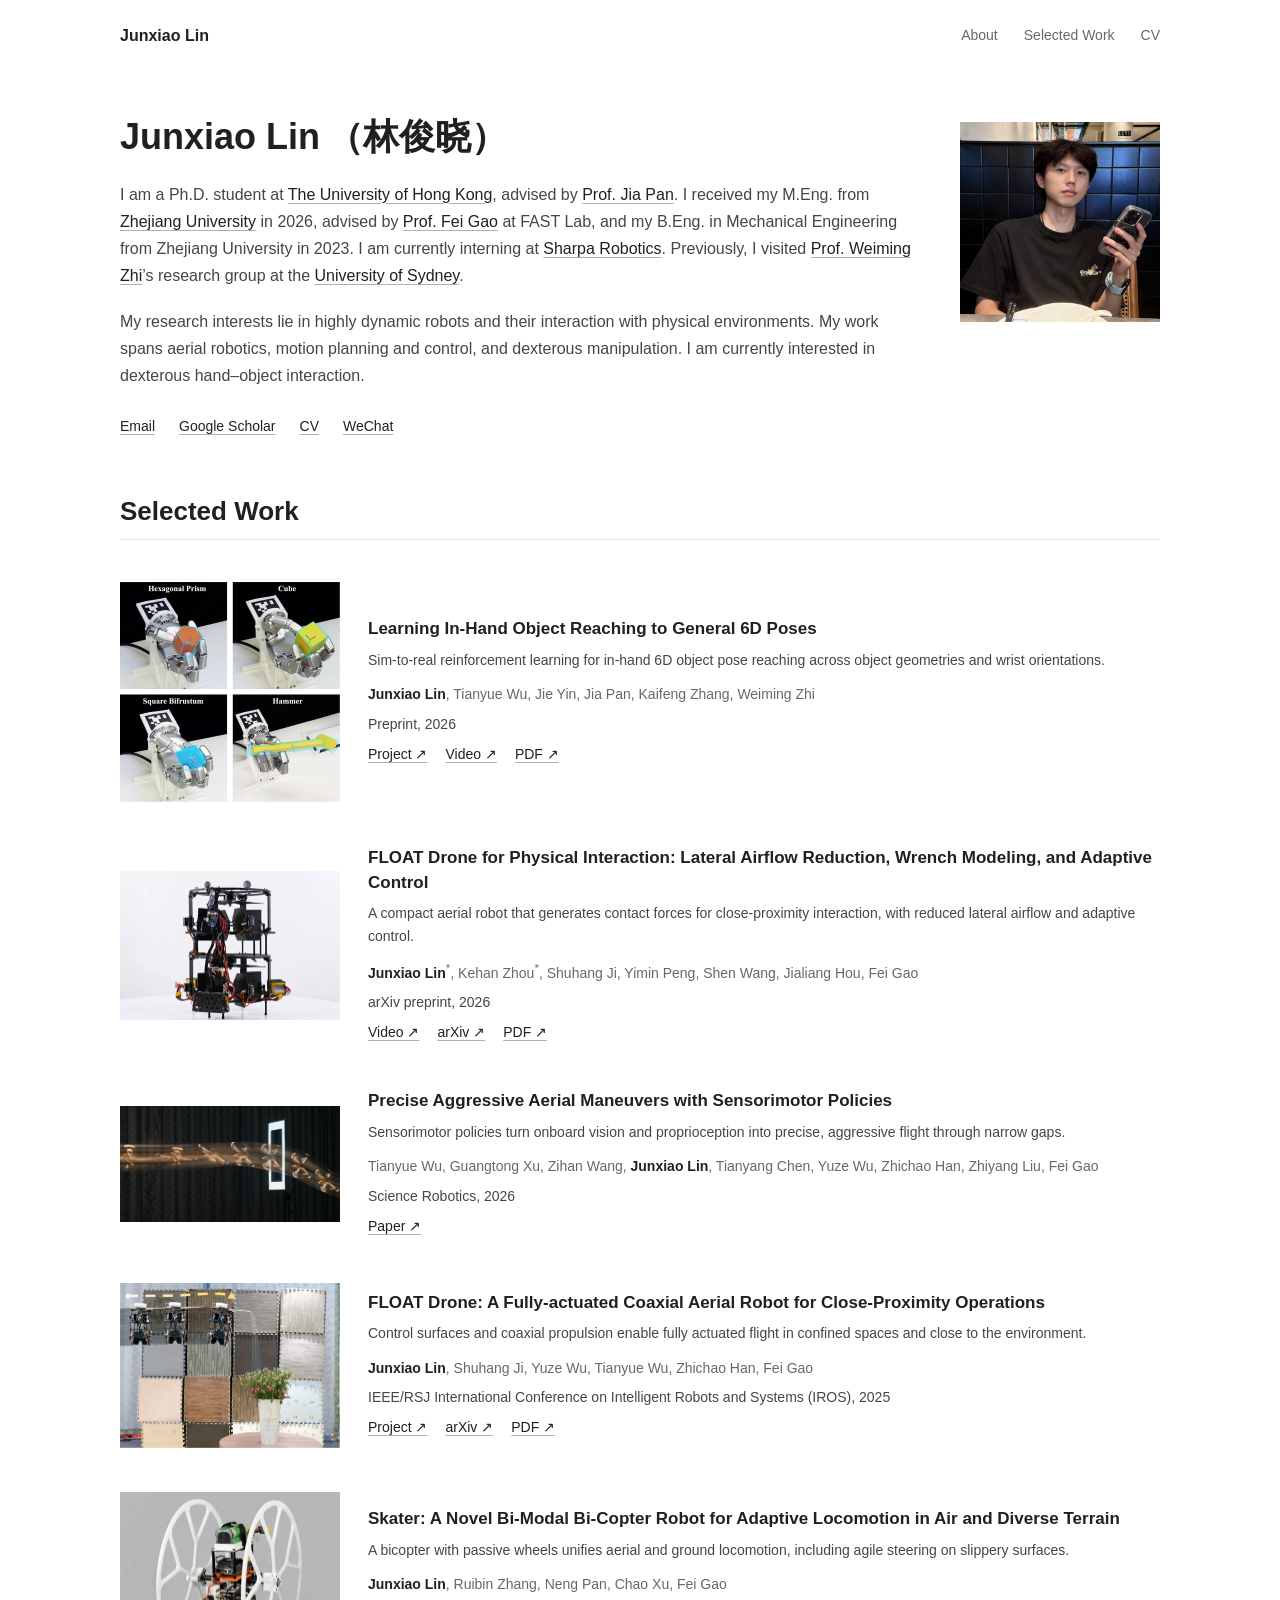
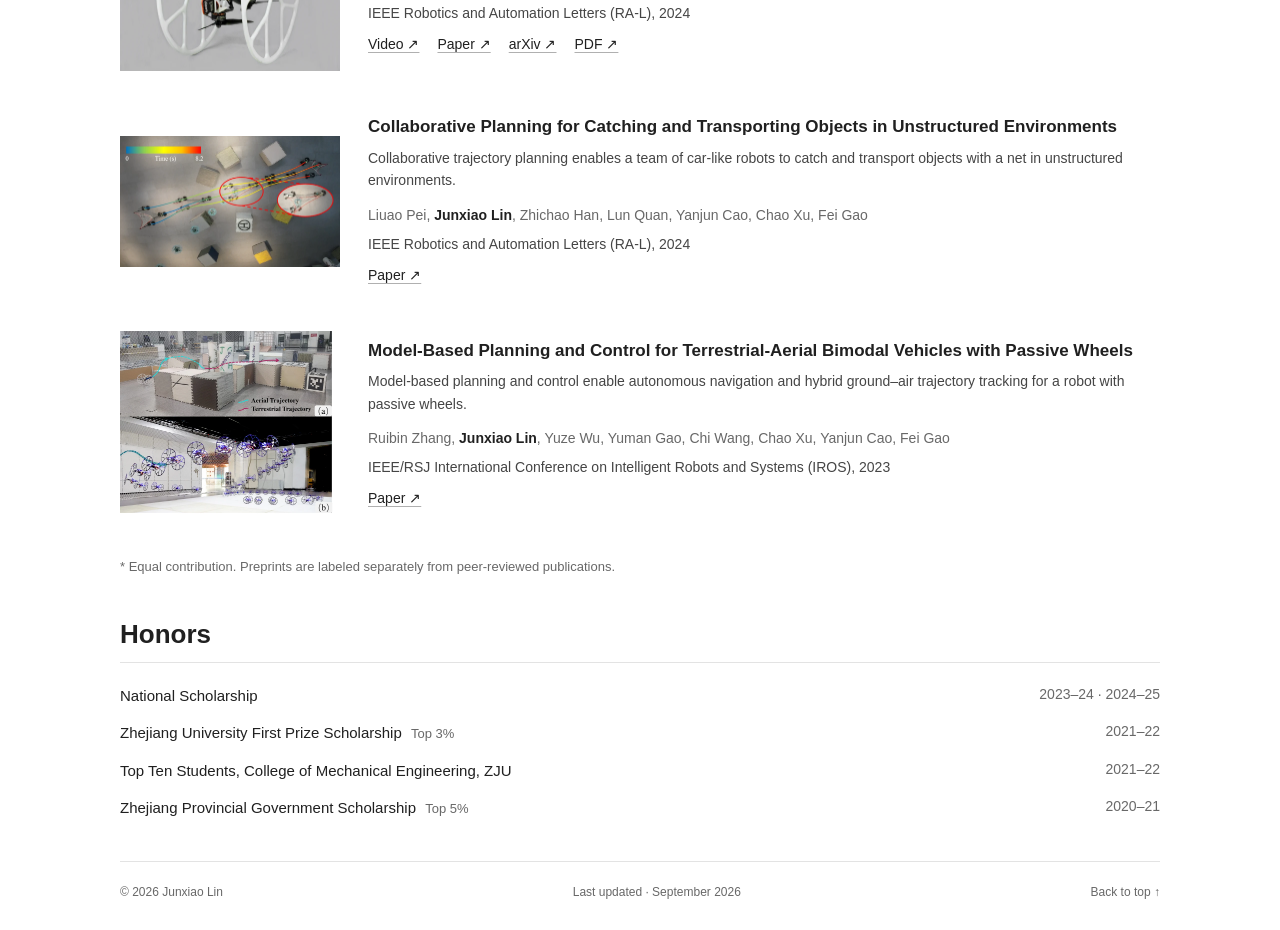
<file: index.html>
<!doctype html>
<html lang="en">
  <head>
    <meta charset="utf-8">
    <meta name="viewport" content="width=device-width, initial-scale=1">
    <meta name="description" content="Junxiao Lin — robotics research in highly dynamic motion, physical interaction, and dexterous manipulation.">
    <meta name="author" content="Junxiao Lin">
    <meta name="referrer" content="strict-origin-when-cross-origin">
    <meta property="og:title" content="Junxiao Lin | Robotics">
    <meta property="og:description" content="Robots that move dynamically and interact with the physical world.">
    <meta property="og:type" content="website">
    <meta property="og:url" content="https://junxiaolin.github.io/">
    <link rel="canonical" href="https://junxiaolin.github.io/">
    <title>Junxiao Lin | Robotics</title>
    <link rel="icon" href="assets/favicon.svg" type="image/svg+xml">
    <link rel="stylesheet" href="styles.css">
  </head>
  <body id="top">
    <a class="skip-link" href="#main">Skip to content</a>
    <header class="site-header">
      <a class="wordmark" href="#top">Junxiao Lin</a>
      <nav aria-label="Main navigation">
        <a href="#about">About</a>
        <a href="#publications">Selected Work</a>
        <a href="cv.html">CV</a>
      </nav>
    </header>

    <main id="main">
      <section id="about" class="intro" aria-labelledby="name">
        <div class="intro-copy">
          <h1 id="name" class="profile-name"><span>Junxiao Lin</span> <span lang="zh-Hans">（林俊晓）</span></h1>
          <div class="bio">
            <p>I am a Ph.D. student at <a href="https://www.hku.hk/">The University of Hong Kong</a>, advised by <a href="https://www.ai.hku.hk/people/academic-staff/jpan">Prof. Jia Pan</a>. I received my M.Eng. from <a href="https://www.zju.edu.cn/english/">Zhejiang University</a> in 2026, advised by <a href="https://feigao-robotics.com/">Prof. Fei Gao</a> at FAST Lab, and my B.Eng. in Mechanical Engineering from Zhejiang University in 2023. I am currently interning at <a href="https://www.sharpa.com/">Sharpa Robotics</a>. Previously, I visited <a href="https://www.weimingzhi.com/">Prof. Weiming Zhi</a>’s research group at the <a href="https://www.sydney.edu.au/">University of Sydney</a>.</p>
            <p>My research interests lie in highly dynamic robots and their interaction with physical environments. My work spans aerial robotics, motion planning and control, and dexterous manipulation. I am currently interested in dexterous hand–object interaction.</p>
          </div>
          <div class="profile-links" aria-label="Contact and profiles">
            <a href="mailto:jxlin@zju.edu.cn">Email</a>
            <a href="https://scholar.google.com/citations?user=azPXbWcAAAAJ&amp;hl=en">Google Scholar</a>
            <a href="cv.html">CV</a>
            <a href="assets/images/wechat-qr.jpg" target="_blank" rel="noopener noreferrer">WeChat</a>
          </div>
        </div>
        <figure class="portrait">
          <img src="assets/images/portrait-202609.jpg" width="640" height="640" alt="Portrait of Junxiao Lin (林俊晓)" fetchpriority="high">
        </figure>
      </section>

      <section id="publications" class="section publications" aria-labelledby="publications-title">
        <h2 id="publications-title">Selected Work</h2>
        <div class="section-body">
          <div class="publication-list">
            <!-- PUBLICATIONS:START -->
            <article id="lin2026poise" class="publication">
              <a class="publication-visual" href="https://junxiaolin.github.io/poise-website/" aria-label="Read Learning In-Hand Object Reaching to General 6D Poses"><img src="assets/images/poise-fig6.webp" alt="POISE real-world in-hand 6D pose reaching with a hexagonal prism, cube, square bifrustum, and hammer" loading="lazy" decoding="async" width="880" height="880"></a>
              <div class="publication-copy">
                <h3><a href="https://junxiaolin.github.io/poise-website/">Learning In-Hand Object Reaching to General 6D Poses</a></h3>
                <p class="publication-description">Sim-to-real reinforcement learning for in-hand 6D object pose reaching across object geometries and wrist orientations.</p>
                <p class="publication-authors"><strong>Junxiao Lin</strong>, Tianyue Wu, Jie Yin, Jia Pan, Kaifeng Zhang, Weiming Zhi</p>
                <p class="publication-meta">Preprint, 2026</p>

                <div class="publication-links" aria-label="Links for Learning In-Hand Object Reaching to General 6D Poses"><a href="https://junxiaolin.github.io/poise-website/">Project ↗</a>
                  <a href="https://www.youtube.com/watch?v=PfWY5IXfj1Q">Video ↗</a>
                  <a href="https://junxiaolin.github.io/poise-website/assets/papers/poise.pdf">PDF ↗</a></div>
              </div>
            </article>
            <article id="lin2026floatinteraction" class="publication">
              <a class="publication-visual" href="https://arxiv.org/abs/2607.04260" aria-label="Read FLOAT Drone for Physical Interaction: Lateral Airflow Reduction, Wrench Modeling, and Adaptive Control"><img src="assets/images/float-interaction-fig7.webp" alt="Figure 7: the upgraded FLOAT Drone prototype with coaxial rotors and control surfaces" loading="lazy" decoding="async" width="880" height="599"></a>
              <div class="publication-copy">
                <h3><a href="https://arxiv.org/abs/2607.04260">FLOAT Drone for Physical Interaction: Lateral Airflow Reduction, Wrench Modeling, and Adaptive Control</a></h3>
                <p class="publication-description">A compact aerial robot that generates contact forces for close-proximity interaction, with reduced lateral airflow and adaptive control.</p>
                <p class="publication-authors"><strong>Junxiao Lin</strong><sup>*</sup>, Kehan Zhou<sup>*</sup>, Shuhang Ji, Yimin Peng, Shen Wang, Jialiang Hou, Fei Gao</p>
                <p class="publication-meta">arXiv preprint, 2026</p>

                <div class="publication-links" aria-label="Links for FLOAT Drone for Physical Interaction: Lateral Airflow Reduction, Wrench Modeling, and Adaptive Control"><a href="https://www.youtube.com/watch?v=swMlvtC50Xs">Video ↗</a>
                  <a href="https://arxiv.org/abs/2607.04260">arXiv ↗</a>
                  <a href="https://arxiv.org/pdf/2607.04260">PDF ↗</a></div>
              </div>
            </article>
            <article id="wu2026precise" class="publication">
              <a class="publication-visual" href="https://doi.org/10.1126/scirobotics.aeb0180" aria-label="Read Precise Aggressive Aerial Maneuvers with Sensorimotor Policies"><img src="assets/images/aerial.webp" alt="A quadrotor tilting to fly through a narrow illuminated opening" loading="lazy" decoding="async" width="1100" height="577"></a>
              <div class="publication-copy">
                <h3><a href="https://doi.org/10.1126/scirobotics.aeb0180">Precise Aggressive Aerial Maneuvers with Sensorimotor Policies</a></h3>
                <p class="publication-description">Sensorimotor policies turn onboard vision and proprioception into precise, aggressive flight through narrow gaps.</p>
                <p class="publication-authors">Tianyue Wu, Guangtong Xu, Zihan Wang, <strong>Junxiao Lin</strong>, Tianyang Chen, Yuze Wu, Zhichao Han, Zhiyang Liu, Fei Gao</p>
                <p class="publication-meta">Science Robotics, 2026</p>

                <div class="publication-links" aria-label="Links for Precise Aggressive Aerial Maneuvers with Sensorimotor Policies"><a href="https://doi.org/10.1126/scirobotics.aeb0180">Paper ↗</a></div>
              </div>
            </article>
            <article id="lin2025float" class="publication">
              <a class="publication-visual" href="https://arxiv.org/abs/2503.00785" aria-label="Read FLOAT Drone: A Fully-actuated Coaxial Aerial Robot for Close-Proximity Operations"><img src="assets/images/float-iros-cover.webp" alt="FLOAT Drone flying laterally beside a wall and flowers in a close-proximity experiment" loading="lazy" decoding="async" width="880" height="661"></a>
              <div class="publication-copy">
                <h3><a href="https://arxiv.org/abs/2503.00785">FLOAT Drone: A Fully-actuated Coaxial Aerial Robot for Close-Proximity Operations</a></h3>
                <p class="publication-description">Control surfaces and coaxial propulsion enable fully actuated flight in confined spaces and close to the environment.</p>
                <p class="publication-authors"><strong>Junxiao Lin</strong>, Shuhang Ji, Yuze Wu, Tianyue Wu, Zhichao Han, Fei Gao</p>
                <p class="publication-meta">IEEE/RSJ International Conference on Intelligent Robots and Systems (IROS), 2025</p>

                <div class="publication-links" aria-label="Links for FLOAT Drone: A Fully-actuated Coaxial Aerial Robot for Close-Proximity Operations"><a href="https://junxiaolin.github.io/float-drone.github.io/">Project ↗</a>
                  <a href="https://arxiv.org/abs/2503.00785">arXiv ↗</a>
                  <a href="https://arxiv.org/pdf/2503.00785">PDF ↗</a></div>
              </div>
            </article>
            <article id="lin2024skater" class="publication">
              <a class="publication-visual" href="https://doi.org/10.1109/LRA.2024.3405391" aria-label="Read Skater: A Novel Bi-Modal Bi-Copter Robot for Adaptive Locomotion in Air and Diverse Terrain"><img src="assets/images/skater-fig2.webp" alt="Figure 2: the Skater bi-modal bi-copter prototype with two large passive wheels" loading="lazy" decoding="async" width="880" height="717"></a>
              <div class="publication-copy">
                <h3><a href="https://doi.org/10.1109/LRA.2024.3405391">Skater: A Novel Bi-Modal Bi-Copter Robot for Adaptive Locomotion in Air and Diverse Terrain</a></h3>
                <p class="publication-description">A bicopter with passive wheels unifies aerial and ground locomotion, including agile steering on slippery surfaces.</p>
                <p class="publication-authors"><strong>Junxiao Lin</strong>, Ruibin Zhang, Neng Pan, Chao Xu, Fei Gao</p>
                <p class="publication-meta">IEEE Robotics and Automation Letters (RA-L), 2024</p>

                <div class="publication-links" aria-label="Links for Skater: A Novel Bi-Modal Bi-Copter Robot for Adaptive Locomotion in Air and Diverse Terrain"><a href="https://www.youtube.com/watch?v=DBYpDXLj_EI">Video ↗</a>
                  <a href="https://doi.org/10.1109/LRA.2024.3405391">Paper ↗</a>
                  <a href="https://arxiv.org/abs/2403.01991">arXiv ↗</a>
                  <a href="https://arxiv.org/pdf/2403.01991">PDF ↗</a></div>
              </div>
            </article>
            <article id="pei2024collaborative" class="publication">
              <a class="publication-visual" href="https://doi.org/10.1109/LRA.2023.3335770" aria-label="Read Collaborative Planning for Catching and Transporting Objects in Unstructured Environments"><img src="assets/images/collaborative-fig1-top.webp" alt="Upper panel of Figure 1: a team of car-like robots collaboratively catching a falling drone with a net" loading="lazy" decoding="async" width="880" height="525"></a>
              <div class="publication-copy">
                <h3><a href="https://doi.org/10.1109/LRA.2023.3335770">Collaborative Planning for Catching and Transporting Objects in Unstructured Environments</a></h3>
                <p class="publication-description">Collaborative trajectory planning enables a team of car-like robots to catch and transport objects with a net in unstructured environments.</p>
                <p class="publication-authors">Liuao Pei, <strong>Junxiao Lin</strong>, Zhichao Han, Lun Quan, Yanjun Cao, Chao Xu, Fei Gao</p>
                <p class="publication-meta">IEEE Robotics and Automation Letters (RA-L), 2024</p>

                <div class="publication-links" aria-label="Links for Collaborative Planning for Catching and Transporting Objects in Unstructured Environments"><a href="https://doi.org/10.1109/LRA.2023.3335770">Paper ↗</a></div>
              </div>
            </article>
            <article id="zhang2023bimodal" class="publication">
              <a class="publication-visual" href="https://doi.org/10.1109/IROS55552.2023.10342188" aria-label="Read Model-Based Planning and Control for Terrestrial-Aerial Bimodal Vehicles with Passive Wheels"><img src="assets/images/bimodal-fig1.webp" alt="Figure 1: autonomous navigation among obstacles and terrestrial-aerial hybrid trajectory tracking with a passive-wheel vehicle" loading="lazy" decoding="async" width="880" height="746"></a>
              <div class="publication-copy">
                <h3><a href="https://doi.org/10.1109/IROS55552.2023.10342188">Model-Based Planning and Control for Terrestrial-Aerial Bimodal Vehicles with Passive Wheels</a></h3>
                <p class="publication-description">Model-based planning and control enable autonomous navigation and hybrid ground–air trajectory tracking for a robot with passive wheels.</p>
                <p class="publication-authors">Ruibin Zhang, <strong>Junxiao Lin</strong>, Yuze Wu, Yuman Gao, Chi Wang, Chao Xu, Yanjun Cao, Fei Gao</p>
                <p class="publication-meta">IEEE/RSJ International Conference on Intelligent Robots and Systems (IROS), 2023</p>

                <div class="publication-links" aria-label="Links for Model-Based Planning and Control for Terrestrial-Aerial Bimodal Vehicles with Passive Wheels"><a href="https://doi.org/10.1109/IROS55552.2023.10342188">Paper ↗</a></div>
              </div>
            </article>
            <!-- PUBLICATIONS:END -->
          </div>
          <p class="publication-footnote">* Equal contribution. Preprints are labeled separately from peer-reviewed publications.</p>
        </div>
      </section>

      <section id="honors" class="section" aria-labelledby="honors-title">
        <h2 id="honors-title">Honors</h2>
        <div class="section-body">
          <ul class="honors-list">
            <li><span>National Scholarship</span><span class="honor-year">2023–24 · 2024–25</span></li>
            <li><span>Zhejiang University First Prize Scholarship <small>Top 3%</small></span><span class="honor-year">2021–22</span></li>
            <li><span>Top Ten Students, College of Mechanical Engineering, ZJU</span><span class="honor-year">2021–22</span></li>
            <li><span>Zhejiang Provincial Government Scholarship <small>Top 5%</small></span><span class="honor-year">2020–21</span></li>
          </ul>
        </div>
      </section>
    </main>
    <footer><span>© 2026 Junxiao Lin</span><span>Last updated · September 2026</span><a href="#top">Back to top ↑</a></footer>
  </body>
</html>
</file>
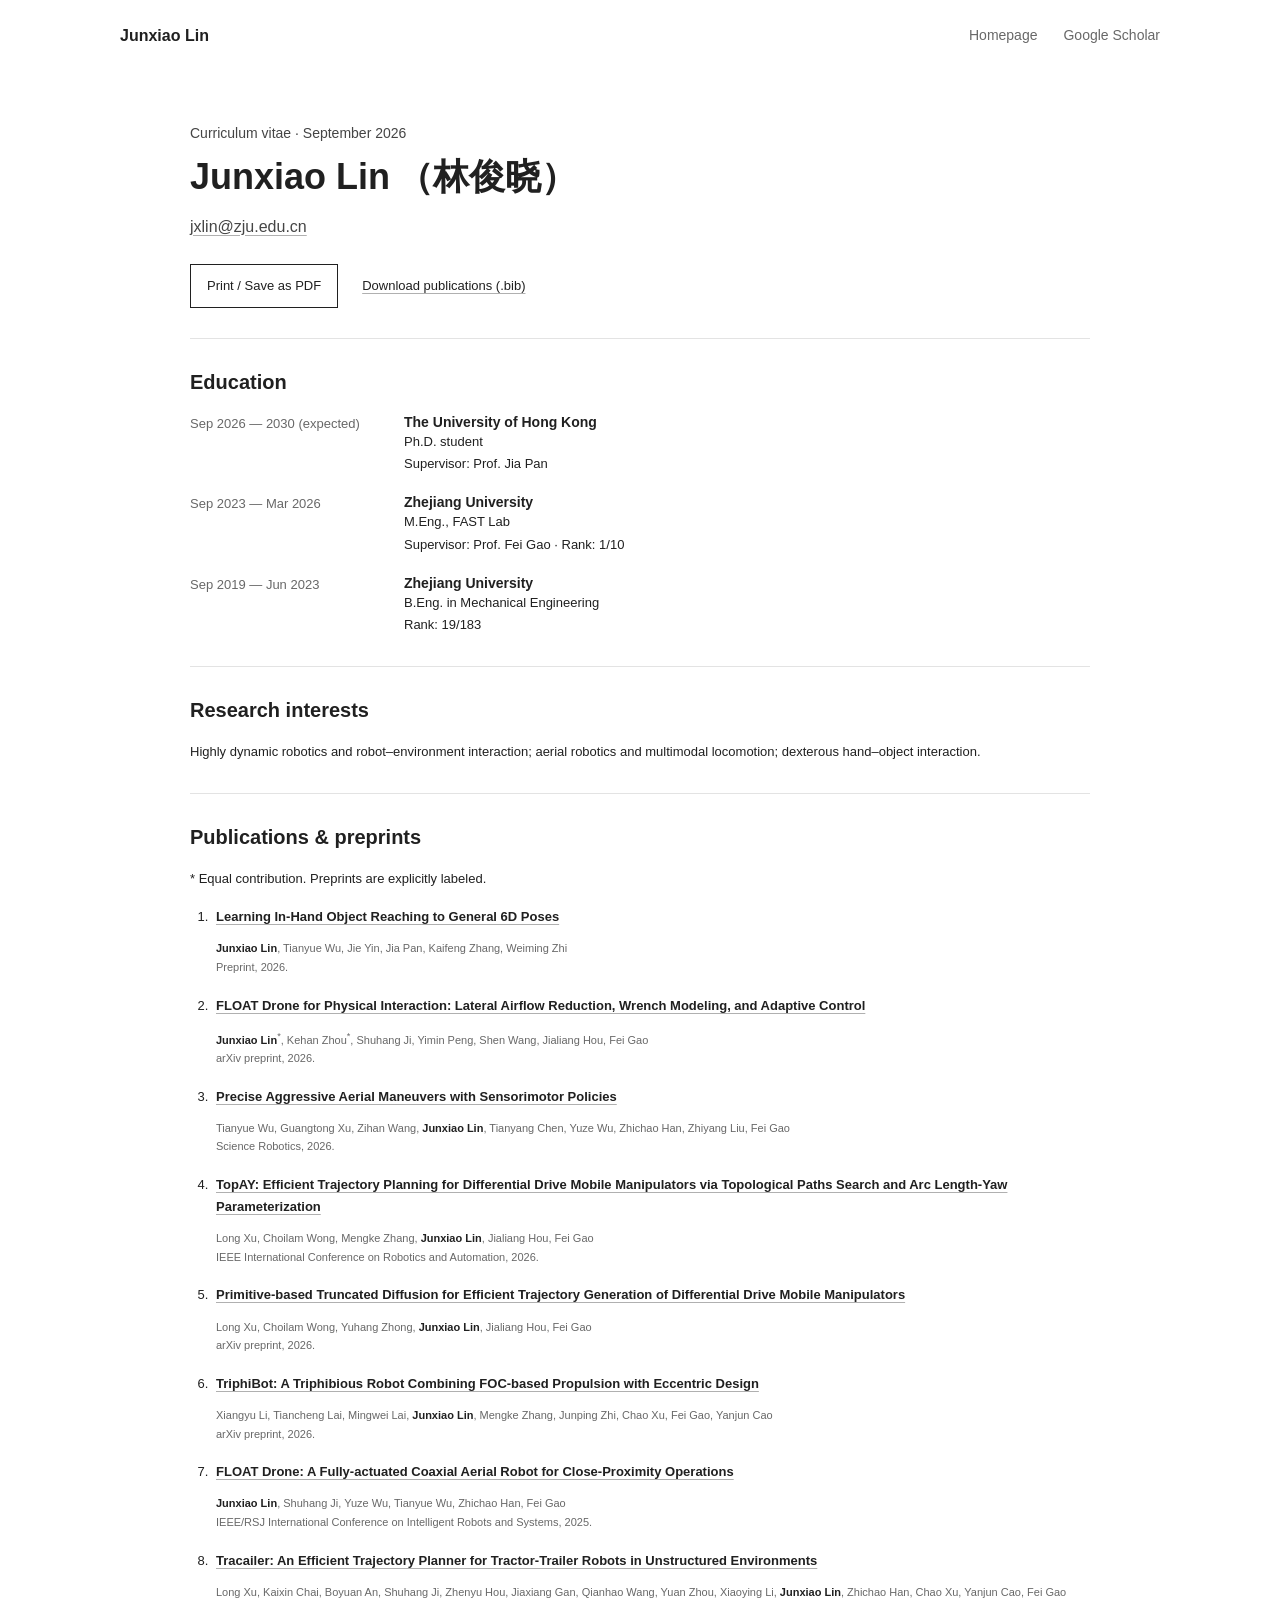
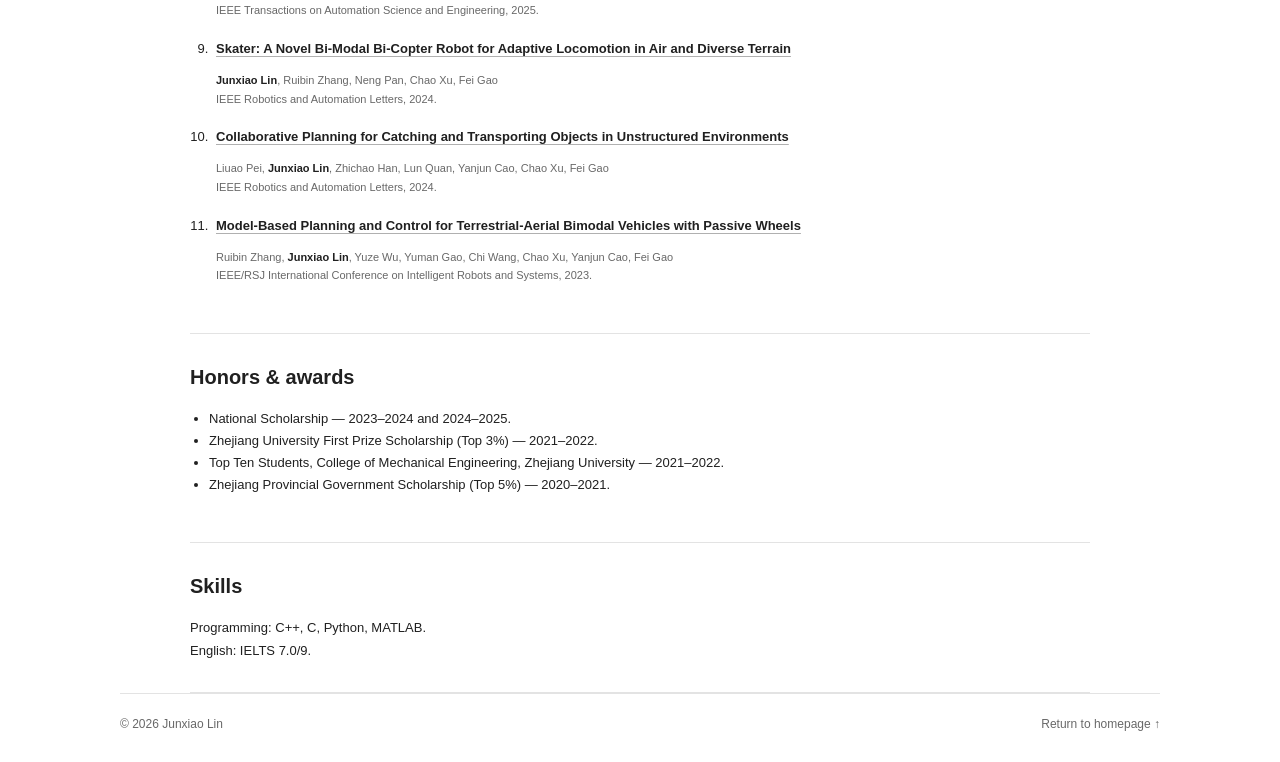
<file: cv.html>
<!doctype html>
<html lang="en">
  <head>
    <meta charset="utf-8">
    <meta name="viewport" content="width=device-width, initial-scale=1">
    <meta name="description" content="Junxiao Lin — curriculum vitae. Education, research, publications, and honors.">
    <title>Curriculum Vitae | Junxiao Lin</title>
    <link rel="canonical" href="https://junxiaolin.github.io/cv.html">
    <link rel="icon" href="assets/favicon.svg" type="image/svg+xml">
    <link rel="stylesheet" href="styles.css">
    <script src="main.js" defer></script>
  </head>
  <body class="cv-page">
    <a class="skip-link" href="#main">Skip to content</a>
    <header class="site-header"><a class="wordmark" href="./">Junxiao Lin</a><nav aria-label="Main navigation"><a href="./">Homepage</a><a href="https://scholar.google.com/citations?user=azPXbWcAAAAJ&amp;hl=en">Google Scholar</a></nav></header>
    <main id="main">
      <header class="cv-intro">
        <p class="cv-kicker">Curriculum vitae · September 2026</p>
        <h1 class="profile-name"><span>Junxiao Lin</span> <span lang="zh-Hans">（林俊晓）</span></h1>
        <p><a href="mailto:jxlin@zju.edu.cn">jxlin@zju.edu.cn</a></p>
        <div class="cv-actions"><button type="button" data-print>Print / Save as PDF</button><a href="assets/publications.bib" download>Download publications (.bib)</a></div>
      </header>
      <section class="cv-section" aria-labelledby="cv-education"><h2 id="cv-education">Education</h2>
        <div class="education-list">
          <article class="education-item"><p class="date">Sep 2026 — 2030 (expected)</p><div><h3>The University of Hong Kong</h3><p>Ph.D. student</p><p>Supervisor: Prof. Jia Pan</p></div></article>
          <article class="education-item"><p class="date">Sep 2023 — Mar 2026</p><div><h3>Zhejiang University</h3><p>M.Eng., FAST Lab</p><p>Supervisor: Prof. Fei Gao · Rank: 1/10</p></div></article>
          <article class="education-item"><p class="date">Sep 2019 — Jun 2023</p><div><h3>Zhejiang University</h3><p>B.Eng. in Mechanical Engineering</p><p>Rank: 19/183</p></div></article>
        </div>
      </section>
      <section class="cv-section" aria-labelledby="cv-research"><h2 id="cv-research">Research interests</h2><p>Highly dynamic robotics and robot–environment interaction; aerial robotics and multimodal locomotion; dexterous hand–object interaction.</p></section>
      <section class="cv-section" aria-labelledby="cv-publications"><h2 id="cv-publications">Publications &amp; preprints</h2>
        <p>* Equal contribution. Preprints are explicitly labeled.</p>
        <ol class="cv-publications">
          <!-- CV-PUBLICATIONS:START -->
          <li><strong><a href="https://junxiaolin.github.io/poise-website/">Learning In-Hand Object Reaching to General 6D Poses</a></strong><p class="publication-authors"><strong>Junxiao Lin</strong>, Tianyue Wu, Jie Yin, Jia Pan, Kaifeng Zhang, Weiming Zhi</p><p class="cv-venue">Preprint, 2026.</p></li>
          <li><strong><a href="https://arxiv.org/abs/2607.04260">FLOAT Drone for Physical Interaction: Lateral Airflow Reduction, Wrench Modeling, and Adaptive Control</a></strong><p class="publication-authors"><strong>Junxiao Lin</strong><sup>*</sup>, Kehan Zhou<sup>*</sup>, Shuhang Ji, Yimin Peng, Shen Wang, Jialiang Hou, Fei Gao</p><p class="cv-venue">arXiv preprint, 2026.</p></li>
          <li><strong><a href="https://doi.org/10.1126/scirobotics.aeb0180">Precise Aggressive Aerial Maneuvers with Sensorimotor Policies</a></strong><p class="publication-authors">Tianyue Wu, Guangtong Xu, Zihan Wang, <strong>Junxiao Lin</strong>, Tianyang Chen, Yuze Wu, Zhichao Han, Zhiyang Liu, Fei Gao</p><p class="cv-venue">Science Robotics, 2026.</p></li>
          <li><strong><a href="https://arxiv.org/abs/2507.02761">TopAY: Efficient Trajectory Planning for Differential Drive Mobile Manipulators via Topological Paths Search and Arc Length-Yaw Parameterization</a></strong><p class="publication-authors">Long Xu, Choilam Wong, Mengke Zhang, <strong>Junxiao Lin</strong>, Jialiang Hou, Fei Gao</p><p class="cv-venue">IEEE International Conference on Robotics and Automation, 2026.</p></li>
          <li><strong><a href="https://arxiv.org/abs/2604.04166">Primitive-based Truncated Diffusion for Efficient Trajectory Generation of Differential Drive Mobile Manipulators</a></strong><p class="publication-authors">Long Xu, Choilam Wong, Yuhang Zhong, <strong>Junxiao Lin</strong>, Jialiang Hou, Fei Gao</p><p class="cv-venue">arXiv preprint, 2026.</p></li>
          <li><strong><a href="https://arxiv.org/abs/2602.01385">TriphiBot: A Triphibious Robot Combining FOC-based Propulsion with Eccentric Design</a></strong><p class="publication-authors">Xiangyu Li, Tiancheng Lai, Mingwei Lai, <strong>Junxiao Lin</strong>, Mengke Zhang, Junping Zhi, Chao Xu, Fei Gao, Yanjun Cao</p><p class="cv-venue">arXiv preprint, 2026.</p></li>
          <li><strong><a href="https://arxiv.org/abs/2503.00785">FLOAT Drone: A Fully-actuated Coaxial Aerial Robot for Close-Proximity Operations</a></strong><p class="publication-authors"><strong>Junxiao Lin</strong>, Shuhang Ji, Yuze Wu, Tianyue Wu, Zhichao Han, Fei Gao</p><p class="cv-venue">IEEE/RSJ International Conference on Intelligent Robots and Systems, 2025.</p></li>
          <li><strong><a href="https://doi.org/10.1109/TASE.2025.3608827">Tracailer: An Efficient Trajectory Planner for Tractor-Trailer Robots in Unstructured Environments</a></strong><p class="publication-authors">Long Xu, Kaixin Chai, Boyuan An, Shuhang Ji, Zhenyu Hou, Jiaxiang Gan, Qianhao Wang, Yuan Zhou, Xiaoying Li, <strong>Junxiao Lin</strong>, Zhichao Han, Chao Xu, Yanjun Cao, Fei Gao</p><p class="cv-venue">IEEE Transactions on Automation Science and Engineering, 2025.</p></li>
          <li><strong><a href="https://doi.org/10.1109/LRA.2024.3405391">Skater: A Novel Bi-Modal Bi-Copter Robot for Adaptive Locomotion in Air and Diverse Terrain</a></strong><p class="publication-authors"><strong>Junxiao Lin</strong>, Ruibin Zhang, Neng Pan, Chao Xu, Fei Gao</p><p class="cv-venue">IEEE Robotics and Automation Letters, 2024.</p></li>
          <li><strong><a href="https://doi.org/10.1109/LRA.2023.3335770">Collaborative Planning for Catching and Transporting Objects in Unstructured Environments</a></strong><p class="publication-authors">Liuao Pei, <strong>Junxiao Lin</strong>, Zhichao Han, Lun Quan, Yanjun Cao, Chao Xu, Fei Gao</p><p class="cv-venue">IEEE Robotics and Automation Letters, 2024.</p></li>
          <li><strong><a href="https://doi.org/10.1109/IROS55552.2023.10342188">Model-Based Planning and Control for Terrestrial-Aerial Bimodal Vehicles with Passive Wheels</a></strong><p class="publication-authors">Ruibin Zhang, <strong>Junxiao Lin</strong>, Yuze Wu, Yuman Gao, Chi Wang, Chao Xu, Yanjun Cao, Fei Gao</p><p class="cv-venue">IEEE/RSJ International Conference on Intelligent Robots and Systems, 2023.</p></li>
            <!-- CV-PUBLICATIONS:END -->
        </ol>
      </section>
      <section class="cv-section" aria-labelledby="cv-honors"><h2 id="cv-honors">Honors &amp; awards</h2><ul>
        <li>National Scholarship — 2023–2024 and 2024–2025.</li>
        <li>Zhejiang University First Prize Scholarship (Top 3%) — 2021–2022.</li>
        <li>Top Ten Students, College of Mechanical Engineering, Zhejiang University — 2021–2022.</li>
        <li>Zhejiang Provincial Government Scholarship (Top 5%) — 2020–2021.</li>
      </ul></section>
      <section class="cv-section" aria-labelledby="cv-skills"><h2 id="cv-skills">Skills</h2><p>Programming: C++, C, Python, MATLAB.<br>English: IELTS 7.0/9.</p></section>
    </main>
    <footer><span>© 2026 Junxiao Lin</span><a href="./">Return to homepage ↑</a></footer>
  </body>
</html>
</file>
<file: styles.css>
:root {
  color-scheme: light;
  --ink: #202020;
  --body: #454545;
  --muted: #686868;
  --line: #e3e3e3;
  --paper: #fff;
  --soft: #f6f6f6;
  --width: 1040px;
}
* { box-sizing: border-box; }
html { scroll-behavior: smooth; scroll-padding-top: 24px; }
body { margin: 0; color: var(--ink); background: var(--paper); font-family: Arial, Helvetica, sans-serif; font-size: 16px; line-height: 1.7; -webkit-font-smoothing: antialiased; }
a { color: inherit; text-decoration-color: #b0b0b0; text-underline-offset: 3px; }
a:hover { color: #000; text-decoration-color: currentColor; }
button { font: inherit; }
a:focus-visible, button:focus-visible { outline: 2px solid var(--ink); outline-offset: 4px; }
img { display: block; max-width: 100%; height: auto; }
h1, h2, h3, p, figure { margin: 0; }
h1, h2, h3 { font-weight: 600; line-height: 1.3; }
[hidden] { display: none !important; }
.sr-only { position: absolute; width: 1px; height: 1px; padding: 0; margin: -1px; overflow: hidden; clip-path: inset(50%); white-space: nowrap; border: 0; }
.skip-link { position: fixed; top: -80px; left: 20px; padding: 12px 20px; background: #fff; z-index: 20; }
.skip-link:focus { top: 10px; }
.site-header, main, footer { width: min(calc(100% - 64px), var(--width)); margin: 0 auto; }
.site-header { min-height: 72px; display: flex; align-items: center; justify-content: space-between; gap: 24px; }
.wordmark { font-size: 16px; font-weight: 600; text-decoration: none; white-space: nowrap; }
.site-header nav { display: flex; gap: 26px; align-items: center; }
.site-header nav a { display: inline-flex; align-items: center; min-height: 44px; color: var(--muted); text-decoration: none; font-size: 14px; }
.site-header nav a:hover { color: var(--ink); text-decoration: underline; }

/* A plain biography and portrait, followed directly by the papers. */
.intro { display: grid; grid-template-columns: minmax(0, 1fr) 200px; gap: 48px; align-items: start; padding: 42px 0 46px; }
h1 { font-size: 36px; margin-bottom: 20px; }
.profile-name { display: flex; flex-wrap: wrap; gap: 0 .2em; }
.profile-name > span { white-space: nowrap; }
.bio { color: var(--body); }
.bio p + p { margin-top: 18px; }
.bio a { color: var(--ink); }
.profile-links { display: flex; flex-wrap: wrap; gap: 24px; margin-top: 16px; }
.profile-links a { display: inline-flex; align-items: center; min-height: 44px; font-size: 14px; }
.portrait { padding-top: 8px; }
.portrait img { width: 200px; }
.section { padding: 0 0 40px; }
.section > h2 { font-size: 26px; padding-bottom: 10px; margin-bottom: 20px; border-bottom: 1px solid var(--line); }
.section-body { min-width: 0; }

.publication { display: grid; grid-template-columns: 220px minmax(0, 1fr); gap: 28px; padding: 22px 0; }
.publication-visual { display: block; width: 100%; align-self: center; text-decoration: none; }
.publication-visual img { width: 100%; height: auto; }
.publication-copy { min-width: 0; align-self: center; }
.publication-meta { font-size: 14px; line-height: 1.6; margin-top: 7px; color: var(--body); }
.publication-note { font-size: 12px; line-height: 1.6; margin-top: 4px; color: var(--muted); }
.publication h3 { font-size: 17px; line-height: 1.45; }
.publication h3 a { text-decoration: none; }
.publication h3 a:hover { text-decoration: underline; }
.publication-authors { color: var(--muted); font-size: 14px; line-height: 1.6; margin-top: 12px; }
.publication-authors strong { color: var(--ink); font-weight: 600; }
.publication-description { font-size: 14px; line-height: 1.6; margin-top: 7px; color: var(--body); }
.publication-links { display: flex; flex-wrap: wrap; gap: 18px; font-size: 14px; margin-top: 8px; }
.publication:not(:has(.publication-visual)) { grid-template-columns: 1fr; }
.publication-footnote { margin-top: 16px; color: var(--muted); font-size: 13px; }
.honors-list { list-style: none; margin: 0; padding: 0; display: grid; gap: 12px; }
.honors-list li { display: flex; justify-content: space-between; gap: 24px; font-size: 15px; }
.honors-list small { color: var(--muted); font-size: 13px; margin-left: 5px; }
.honor-year { white-space: nowrap; font-size: 14px; color: var(--muted); }
footer { display: flex; flex-wrap: wrap; justify-content: space-between; gap: 12px; padding: 20px 0 28px; border-top: 1px solid var(--line); font-size: 12px; color: var(--muted); }
footer a { text-decoration: none; }

/* Detailed education lives in the printable public CV. */
.cv-page main { max-width: 900px; }
.cv-intro { padding: 40px 0 30px; border-bottom: 1px solid var(--line); }
.cv-intro h1 { margin: 8px 0 12px; }
.cv-intro > p { color: var(--body); margin-top: 10px; }
.cv-kicker { font-size: 14px; }
.cv-actions { margin-top: 24px; display: flex; flex-wrap: wrap; align-items: center; gap: 16px 24px; font-size: 13px; }
.cv-actions button { border: 1px solid var(--ink); background: white; color: var(--ink); padding: 10px 16px; cursor: pointer; }
.cv-section { padding: 30px 0; border-bottom: 1px solid var(--line); }
.cv-section > h2 { font-size: 20px; margin-bottom: 18px; }
.cv-section p, .cv-section li { font-size: 13px; }
.cv-section ul { padding-left: 19px; }
.education-list { display: grid; gap: 18px; }
.education-item { display: grid; grid-template-columns: 190px minmax(0, 1fr); gap: 24px; }
.education-item h3 { font-size: 14px; }
.date { color: var(--muted); }
.cv-publications { padding-left: 22px; }
.cv-publications li { padding-left: 4px; margin-bottom: 18px; break-inside: avoid; }
.cv-publications .publication-authors, .cv-publications .cv-venue { font-size: 11px; }
.cv-publications .cv-venue { color: var(--muted); }

@media (max-width: 900px) {
  .intro { grid-template-columns: minmax(0, 1fr) 170px; gap: 32px; }
  .publication { grid-template-columns: 190px minmax(0, 1fr); gap: 24px; }
}
@media (max-width: 600px) {
  .site-header, main, footer { width: calc(100% - 40px); }
  .site-header { min-height: 64px; gap: 12px; flex-wrap: wrap; }
  .wordmark { font-size: 14px; }
  .site-header nav { gap: 16px; }
  .site-header nav a { font-size: 13px; }
  .intro { grid-template-columns: minmax(0, 1fr) 88px; gap: 22px; padding: 28px 0 36px; }
  .intro-copy { display: contents; }
  h1 { font-size: 30px; }
  .profile-name { font-size: 26px; }
  .intro h1 { grid-column: 1; grid-row: 1; align-self: center; margin: 0; }
  .portrait { grid-column: 2; grid-row: 1; padding: 0; }
  .bio { grid-column: 1 / -1; grid-row: 2; font-size: 15px; }
  .profile-links { grid-column: 1 / -1; grid-row: 3; margin: -6px 0 0; }
  .section { padding-bottom: 32px; }
  .section > h2 { font-size: 24px; margin-bottom: 16px; }
  .publication { grid-template-columns: 1fr; gap: 16px; padding: 20px 0; }
  .publication-visual { max-width: 340px; width: 100%; }
  .publication h3 { font-size: 17px; }
  .honors-list li { display: grid; gap: 2px; }
  .education-item { grid-template-columns: 1fr; gap: 4px; }
  footer > span:nth-child(2) { order: 3; width: 100%; }
}
@media (prefers-reduced-motion: reduce) { html { scroll-behavior: auto; } }
@media print {
  @page { margin: 16mm; }
  body { font-size: 11px; }
  .site-header, .skip-link, .cv-actions, footer { display: none !important; }
  main, .cv-page main { width: 100%; max-width: none; }
  a { text-decoration: none; }
  .cv-intro { padding: 0 0 15px; }
  .cv-intro h1 { font-size: 32px; }
  .cv-section { padding: 16px 0; }
  .cv-section h2 { break-after: avoid; }
  .education-item { break-inside: avoid; }
}
</file>
